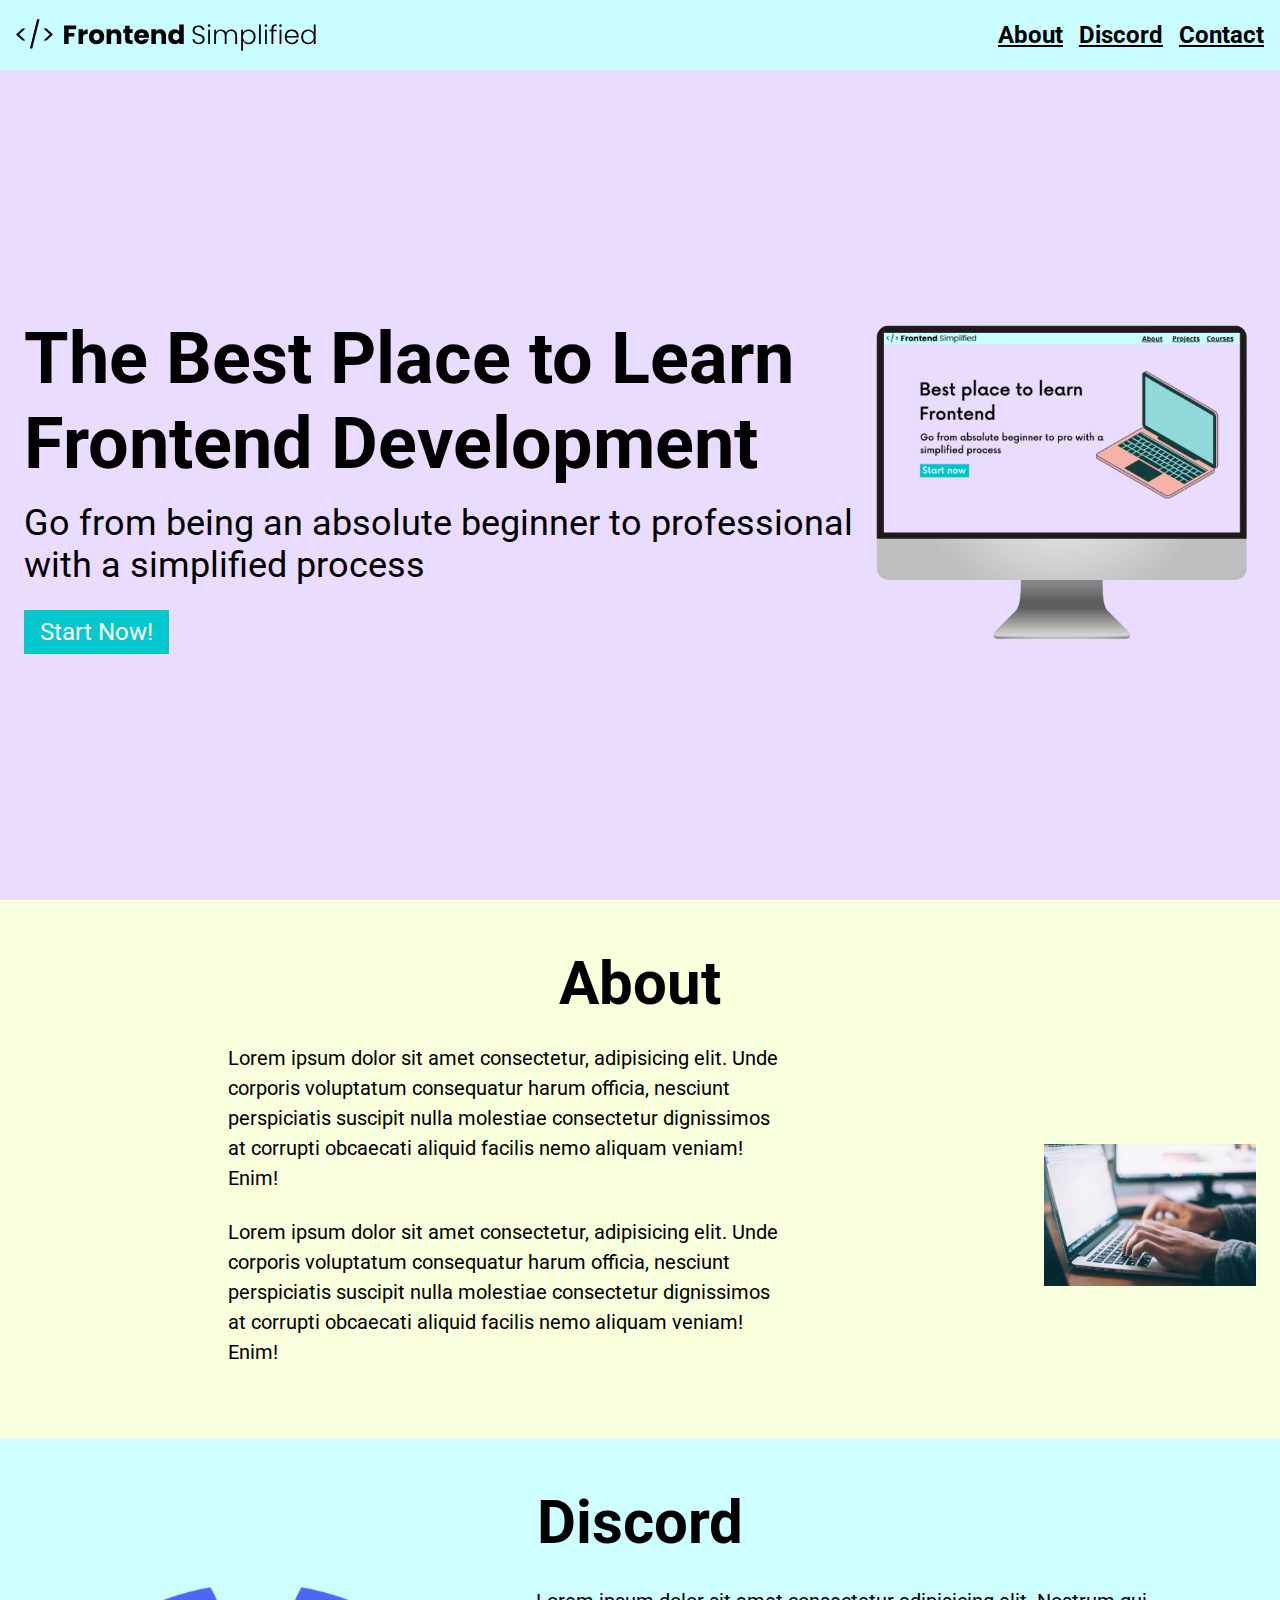
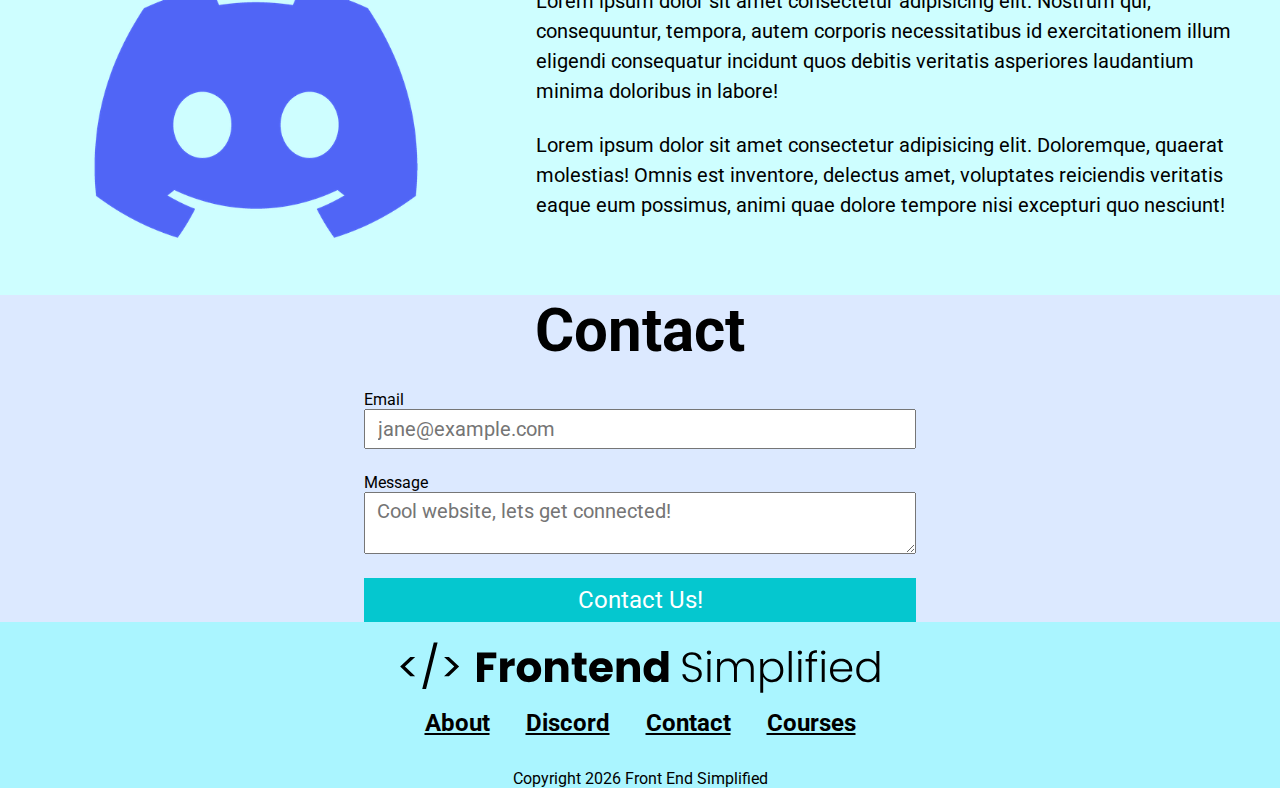
<file: index.html>
<!DOCTYPE html>
<html lang="en">
<head>
    <meta charset="UTF-8">
    <meta name="viewport" content="width=device-width, initial-scale=1.0">
    <title>HTML Tutorial</title>
    <link rel="stylesheet" href="style.css">
</head>
<body>
    <section>
        <nav>
            <img src="assets/FES.svg" class="logo" alt="FES">
            <ul>
                <li><a href="#about">About</a></li>
                <li><a href="#discord">Discord</a></li>
                <li><a href="#contact">Contact</a></li>
            </ul>
        </nav>
        <header>
            <div class="row">
                  <!--<div> -->
                  <div class="home__description">  
                    <h1>The Best Place to Learn Frontend Development</h1>
                    <p class="subheader">Go from being an absolute beginner to professional with a simplified process</p>   
                    <button class="home__description--button">Start Now!</button>  
                  <!--</div> -->            
                </div>
            </div>
            <figure>
                <img src="assets/laptop.png" alt="laptop">
            </figure>
        </header>
    </section>
    <main>
        <section id="about">
            <h2>About</h2>
            <div class="row">
            <div class="section__description">
                <div class="section__description--wrapper">
                    <p class="section__description--para">
                    Lorem ipsum dolor sit amet consectetur, adipisicing elit. Unde corporis voluptatum consequatur harum officia, nesciunt perspiciatis suscipit nulla molestiae consectetur dignissimos at corrupti obcaecati aliquid facilis nemo aliquam veniam! Enim!
                    </p>
                    <p class="section__description--para">
                    Lorem ipsum dolor sit amet consectetur, adipisicing elit. Unde corporis voluptatum consequatur harum officia, nesciunt perspiciatis suscipit nulla molestiae consectetur dignissimos at corrupti obcaecati aliquid facilis nemo aliquam veniam! Enim!
                    </p>
                </div>
            </div>
            <figure class="about__img--wrapper">
                <img src="assets/about.jpg" alt="About">
            </figure>
        </section>
        <section id="discord">
            <h2>Discord</h2>
            <div class="row">
            <div class="section__description">
                <figure class="about__img--wrapper">
                    <img src="assets/discord.png" alt="Discord">
                </figure>
                <div class="section__description--wrapper">
                <p class="section__description--para">
                    Lorem ipsum dolor sit amet consectetur adipisicing elit. Nostrum qui, consequuntur, tempora, autem corporis necessitatibus id exercitationem illum eligendi consequatur incidunt quos debitis veritatis asperiores laudantium minima doloribus in labore!
                </p>
                <p class="section__description--para">
                    Lorem ipsum dolor sit amet consectetur adipisicing elit. Doloremque, quaerat molestias! Omnis est inventore, delectus amet, voluptates reiciendis veritatis eaque eum possimus, animi quae dolore tempore nisi excepturi quo nesciunt!
                </p>
                </div>
                </div>
            </div>
        </section>
        <section id="contact">
            <h2>Contact</h2>
            <form action="">
                <span>Email</span>
                <input type="email" placeholder="jane@example.com">
                <span>Message</span>
                <textarea type="text" placeholder="Cool website, lets get connected!"></textarea>
                <button>Contact Us!</button>
            </form>
        </section>
    </main>

    <footer>
        <img class="footer__logo" src="assets/FES.svg" alt="FES">
        <div class="footer__links">
            <a class="footer__link" href="#about">About</a>
            <a class="footer__link" href="#discord">Discord</a>
            <a class="footer__link" href="#contact">Contact</a>
            <a class="footer__link" href="">Courses</a>
        </div>
        <p>Copyright 2026 Front End Simplified</p>
    </footer>
</body>
</html>
</file>
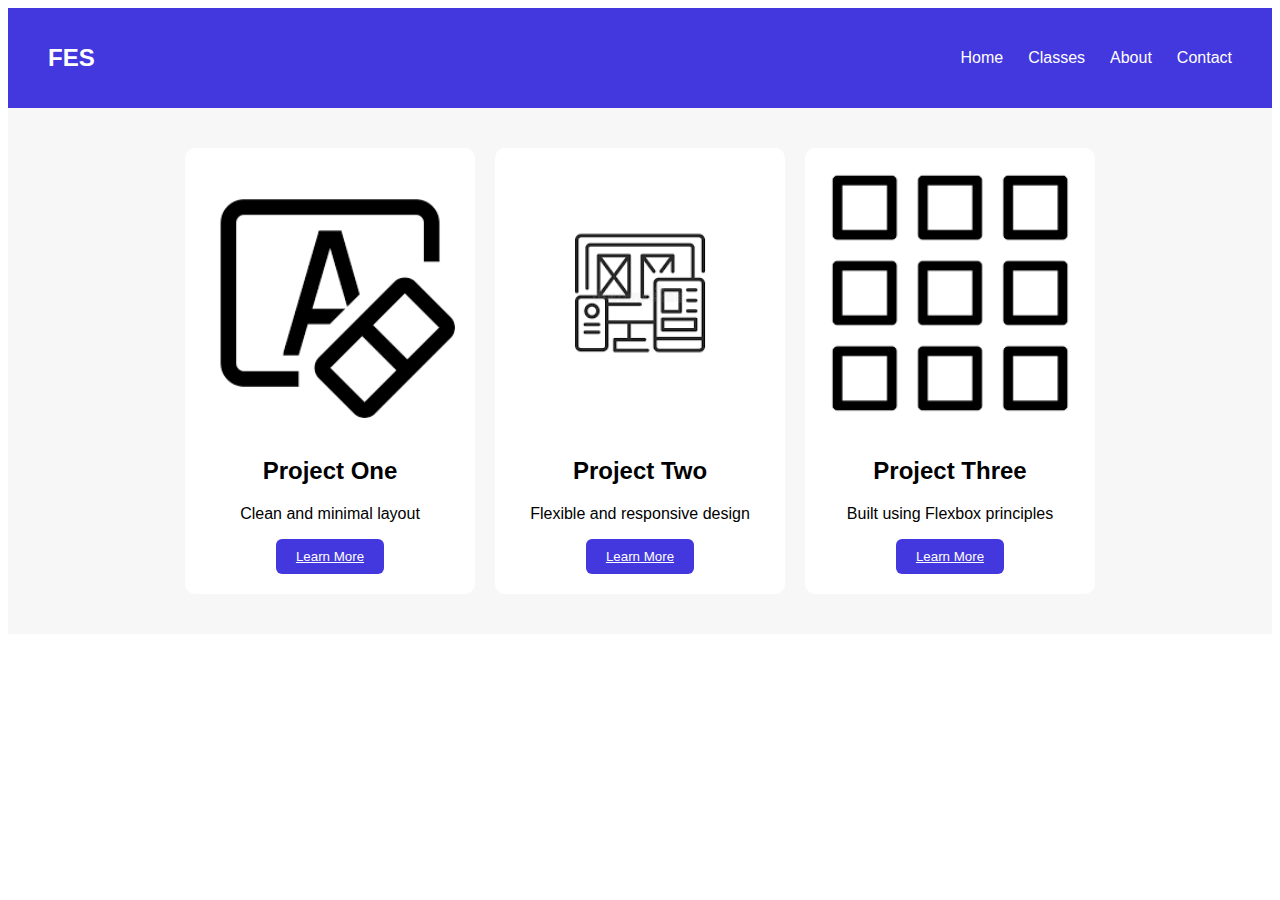
<file: flexgalleryandnav.html>
<!DOCTYPE html>
<html lang="en">
<head>
    <meta charset="UTF-8">
    <meta name="viewport" content="width=device-width, initial-scale=1.0">
    <title>Flex Gallery and Navigation</title>
    <style>
        body {
            font-family: Arial, Helvetica, sans-serif;
        }
        .navbar {
            display: flex;
            justify-content: space-between;
            align-items: center;
            
            padding: 20px 40px;
            background-color: #4337de;
            color: white;
        }
        .navbar__logo {
            font-size: 24px;
            font-weight: bold;
        }
        .navbar__links {
            display: flex;
            gap: 25px;
        }
        .navbar__links a {
            color: white;
            text-decoration: none;
            font-weight: 500;
        }
        .navbar__links a:hover {
            text-decoration: underline;
            color: rgb(0, 0, 0);
        }
        .gallery {
            display: flex;
            flex-wrap: wrap;
            gap: 20px;
            justify-content: center;
            padding: 40px;
            background-color: #f7f7f7;
        }
        .card {
            background-color: white;
            border-radius: 10px;
            box-shadow: 0 4px 10px rgba(0, 0, 0, 0.1));
            width: 250px;
            text-align: center;
            padding: 20px;
        }
        .card:hover {
            background-color: aqua;
            transform: scale(1.05) 
        }
        .card img {
            width: 100%;
            border-radius: 8px;
            margin-bottom: 15px;
        }
        .card__button {
            background-color: #4337de;
            color: white;
            border: none;
            padding: 10px 20px;
            border-radius: 6px;
            cursor: pointer;
            transition: background-color 0.2s ease;
        }
        .card__button:hover{
            background-color: #060170;
        }
        .card__button a {
            color: white;
        }
    </style>
</head>
<body>
   <nav class="navbar">
        <h1 class="navbar__logo">FES</h1>
        <div class="navbar__links">
            <a href="#">Home</a>
            <a href="#">Classes</a>
            <a href="#">About</a>
            <a href="#">Contact</a>
        </div>
   </nav>
   <section class="gallery">
        <div class="card">
            <img src="[data-uri]" alt="Card 1">
            <h2>Project One</h2>
            <p>Clean and minimal layout</p>
            <button class="card__button"><a href="https://visualcomposer.com/blog/minimalist-graphic-design/" target="_blank">Learn More</a></button>
        </div>
        <div class="card">
            <img src="[data-uri]" alt="Card 2">
            <h2>Project Two</h2>
            <p>Flexible and responsive design</p>
            <button class="card__button"><a href="https://kinsta.com/blog/responsive-web-design/" target="_blank">Learn More</a></button>
        </div>
        <div class="card">
            <img src="[data-uri]" alt="Card 3">
            <h2>Project Three</h2>
            <p>Built using Flexbox principles</p>
            <button class="card__button"><a href="https://help.outofthesandbox.com/hc/en-us/articles/360021570294-Flex-Full-list-of-icons" target="_blank">Learn More</a></button>
        </div>
   </section>
</body>
</html>
</file>
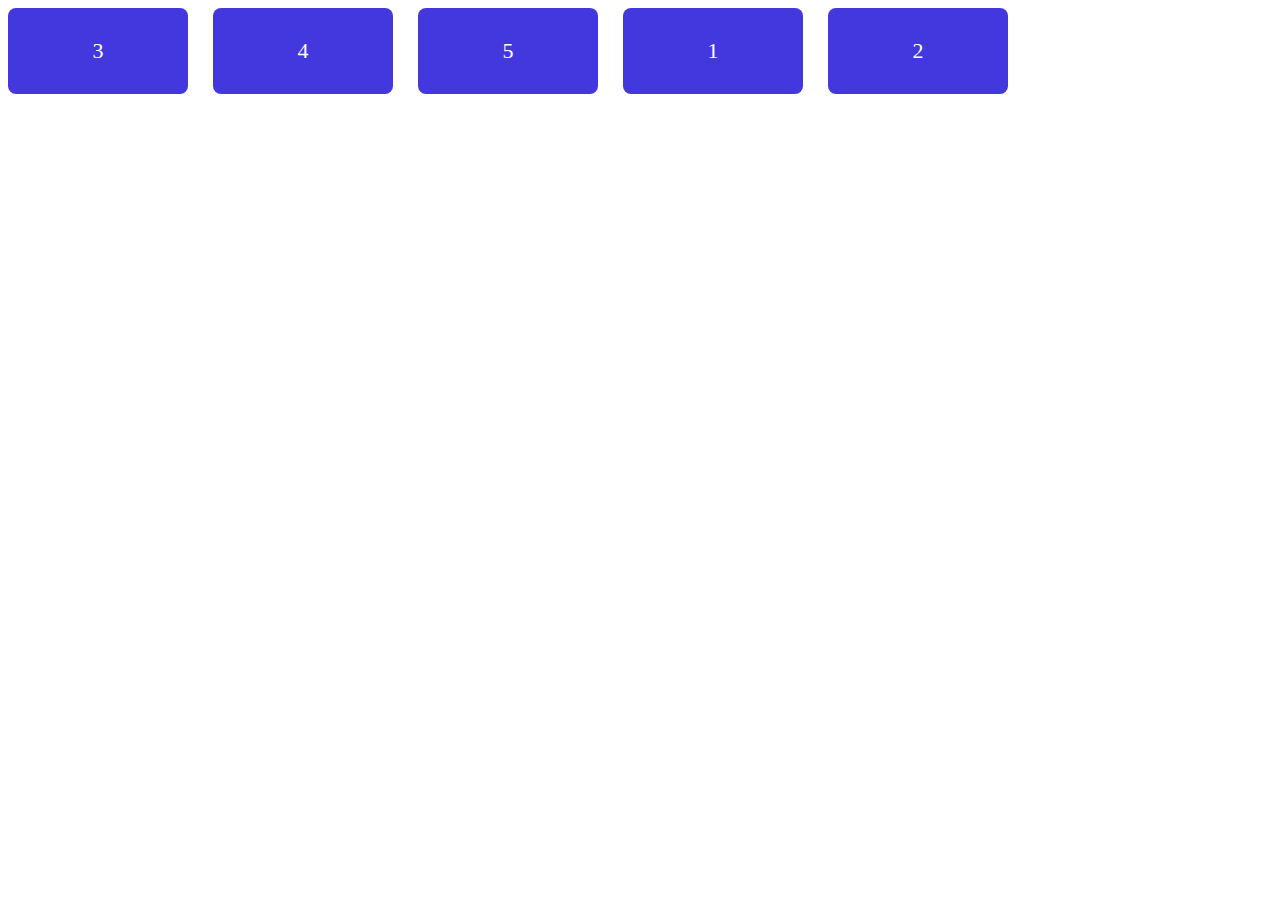
<file: flexwrapgaporder.html>
<!DOCTYPE html>
<html lang="en">
<head>
    <meta charset="UTF-8">
    <meta name="viewport" content="width=device-width, initial-scale=1.0">
    <title>Flex Wrap/Gap/Order</title>
    <style>
        .container {
            display: flex;
            flex-wrap: wrap;
            gap: 25px;
        }
        .item1 {
            background-color: #4337de;
            color: white;
            padding: 30px;
            font-size: 22px;
            border-radius: 8px;
            width: 120px;
            text-align: center;
        }
        .item2 {
            background-color: #4337de;
            color: white;
            padding: 30px;
            font-size: 22px;
            border-radius: 8px;
            width: 120px;
            text-align: center;
        }
        .item3 {
            order: -3;
            background-color: #4337de;
            color: white;
            padding: 30px;
            font-size: 22px;
            border-radius: 8px;
            width: 120px;
            text-align: center;
        }
        .item4 {
            order: -2;
            background-color: #4337de;
            color: white;
            padding: 30px;
            font-size: 22px;
            border-radius: 8px;
            width: 120px;
            text-align: center;
        }
        .item5 {
            order: -1;
            background-color: #4337de;
            color: white;
            padding: 30px;
            font-size: 22px;
            border-radius: 8px;
            width: 120px;
            text-align: center;
        }
    </style>
</head>
<body>
   <div class="container">
        <div class="item1">1</div>
        <div class="item2">2</div>
        <div class="item3">3</div>
        <div class="item4">4</div>
        <div class="item5">5</div>
   </div>
</body>
</html>
</file>
<file: style.css>
@import url('https://fonts.googleapis.com/css2?family=Roboto:ital,wght@0,100..900;1,100..900&display=swap');

* {
    /* color: red; */
    padding: 0;
    margin: 0;
    box-sizing: border-box;
    font-family: "Roboto", serif;
}

nav {
    height: 70px;
    display: flex;
    justify-content: space-between;
    align-items: center;
    padding: 0 16px;
    background-color: #cafdff;
}

header {
    background-color: #eadcff;
    height: calc(100vh - 70px);
    padding: 24px;
    display: flex;
    align-items: center;
    justify-content: center;
}

h1 {
    font-size: 72px;
}

.subheader {
    font-size: 36px;
    margin: 16px 0 24px 0;
}

button {
    background-color: #05c7cf;
    color: white;
    border: none;
    padding: 8px 16px;
    font-size: 24px;
    cursor: pointer;
}

a {
    color: black;
    font-size: 24px;
    font-weight: 700;
}

.logo {
    width: 300px;
}

ul {
    display: flex;
}

li {
    list-style-type: none;
    padding-left: 16px;
}

.row {
    width: 100%;
    max-width: 1300px;
    margin: 0 auto;
    display: flex;
    align-items: center;
    justify-content: center;
}

#about,
#discord,
#contact
footer {
    padding: 48px 0; 
}

/*  About section */

#about {
    background-color: #f8ffdc;
}

h2 {
    font-size: 60px;
    text-align: center;
    margin-bottom: 24px;
}

.section__description {
    display: flex;
    justify-content: center;
    align-items: center;
}

.about__img--wrapper {
    width: 40%;
}

img {
    width: 100%;
}

.section__description--wrapper {
    width: 60%;
}

.about__img--wrapper,
.section__description--wrapper {
    padding: 0 24px; 
}

.section__description--para {
    font-size: 20px;
    line-height: 1.5;
    margin-bottom: 24px;
}

/*  Discord section */

#discord {
    background-color: #cefeff;
}

/*  Contact section */

#contact {
    background-color: #dce9ff;
}

form {
    width: 100%;
    max-width: 600px;
    display: flex;
    flex-direction: column;
    margin: 0 auto;
    padding: 0 24px;
}

input, textarea {
    margin-bottom: 24px;
    font-size: 20px;
    padding: 6px 12px;
}

/*  Footer section */

footer {
    background-color: #aaf5ff;
    display: flex;
    flex-direction: column;
    align-items: center;
}

.footer__logo {
    max-width: 480px;
    margin-bottom: 16px;
    padding-top: 20px;
}

.footer__links {
    margin-bottom: 32px;
}

.footer__link {
    padding: 0 16px;
}

/* Small phones, tablets, large smartphones */
@media (max-width: 720px){
    .row {
        flex-direction: column;
    }

    .home__description {
        margin-bottom: 24px;
        display: flex;
        flex-direction: column;
        align-items: center;
    }

    .home__description--button {
        max-width: 240px;
    }

    h1 {
        text-align: center;
        font-size: 60px;
    }

    .subheader {
        text-align: center;
        font-size: 28px;
    }

    ul {
        display: none;
    }

    .section__description {
        flex-direction: column;
    }

    .section__description--wrapper {
        width: 100%;
    }

    .about__img--wrapper {
        width: 100%;
    }

    #discord .section__description {
        flex-direction: column-reverse;
    }

    .footer {
        padding: 48px 24px;
    }

    .footer__logo {
        max-width: 360px;
    }

    .footer__link {
        padding: 0 4px;
        font-size: 18px;
    }

    .footer__links {
        margin-bottom: 24px;
    }
}
</file>
